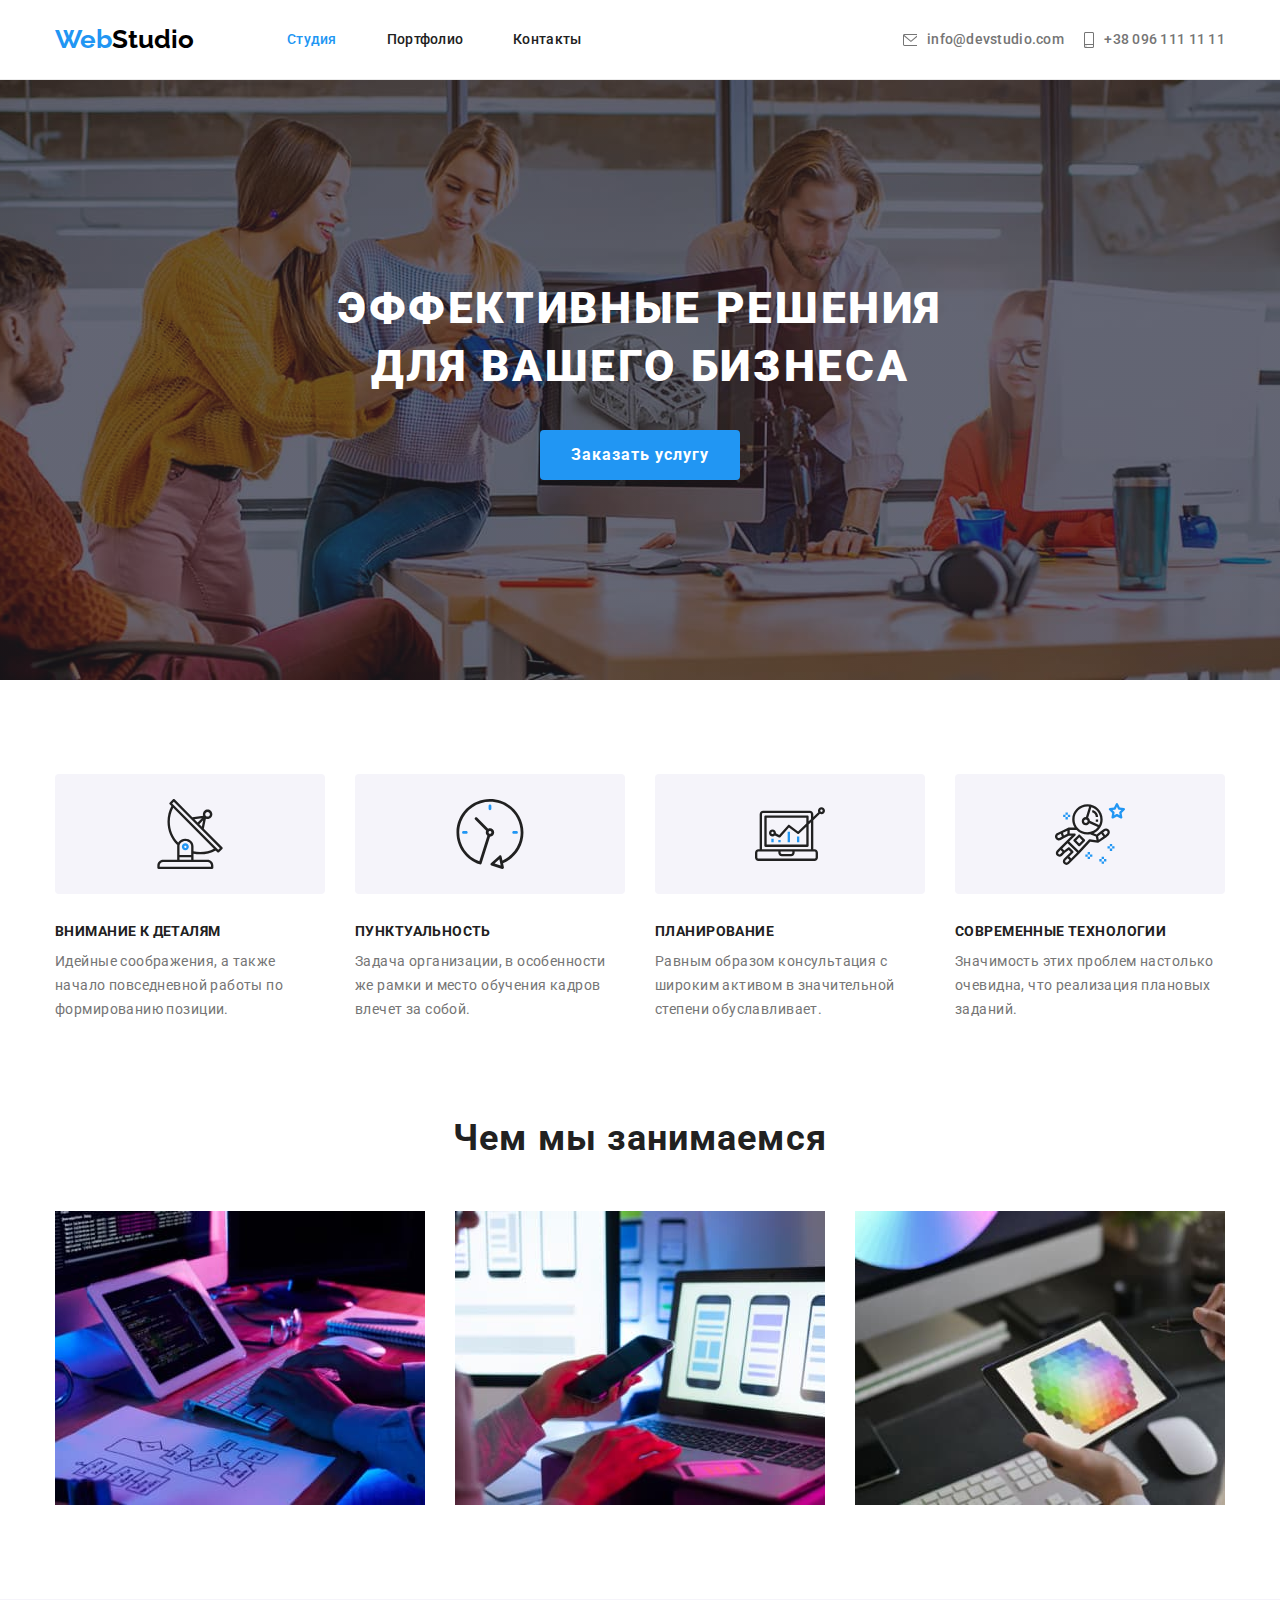
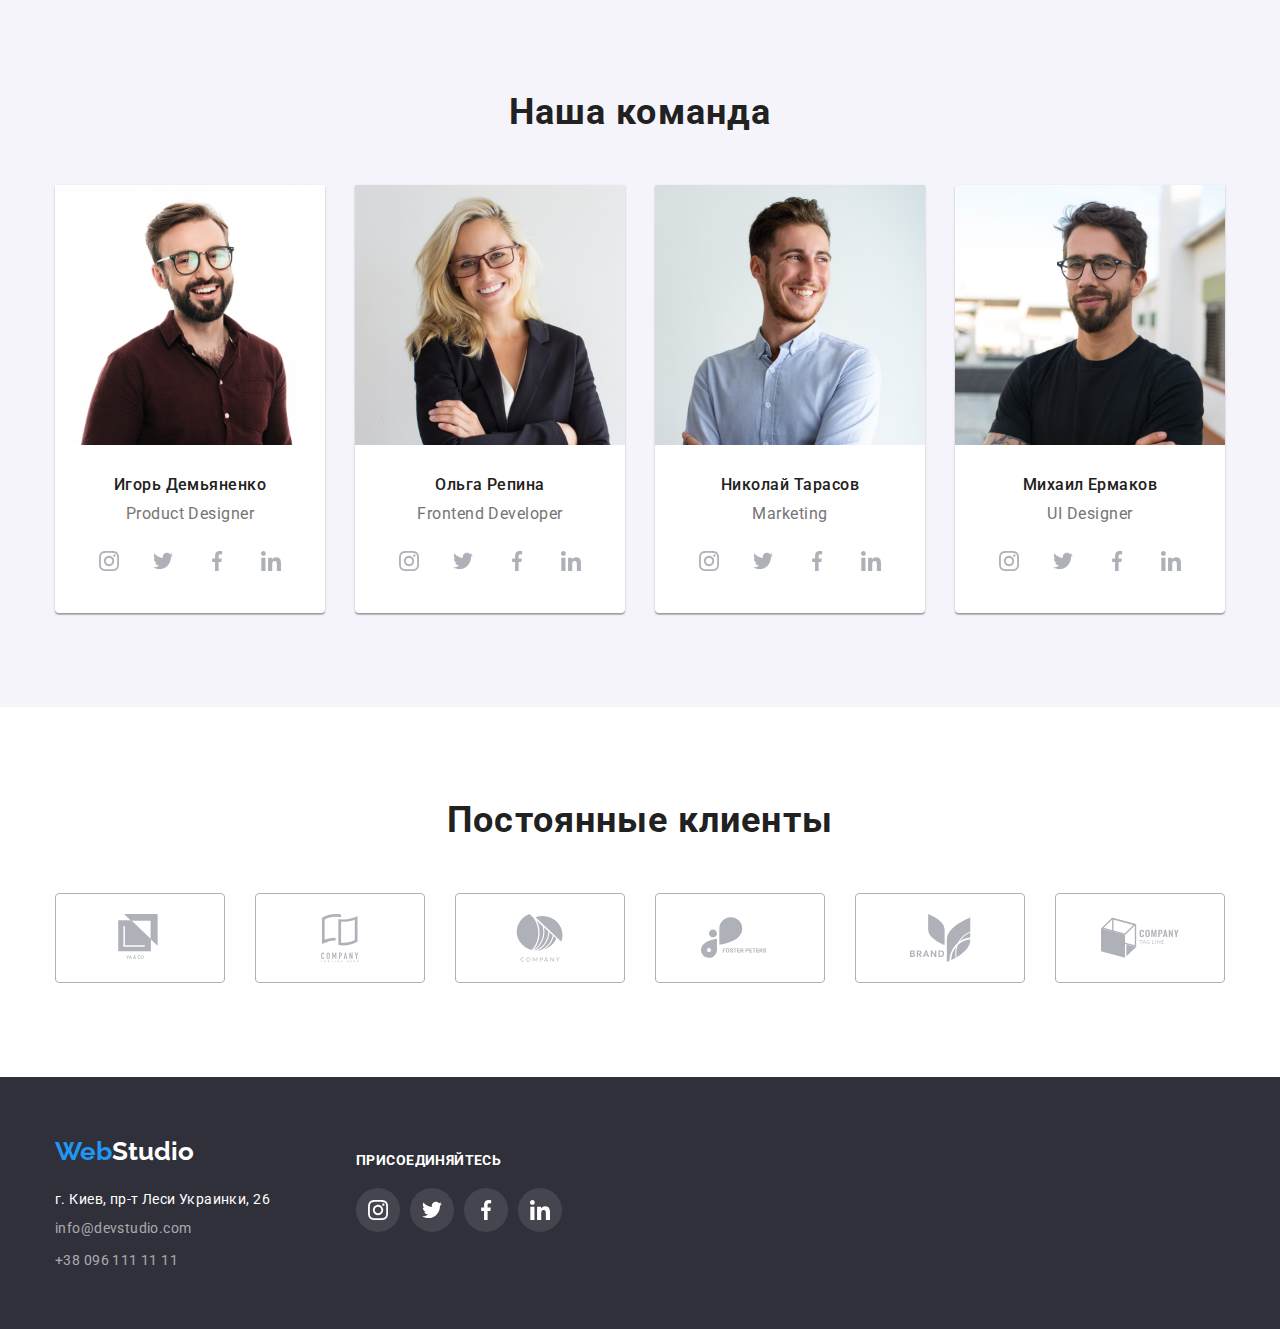
<file: index.html>
<!DOCTYPE html>
<html lang="ru">
<head>
  <meta charset="UTF-8">
  <meta name="viewport" content="width=device-width, initial-scale=1.0">
  <title>WebStudio</title>
  <link rel="stylesheet" href="https://cdnjs.cloudflare.com/ajax/libs/modern-normalize/1.0.0/modern-normalize.min.css ">
  <link rel="stylesheet" href="./css/styles.css">
  <link rel="preconnect" href="https://fonts.gstatic.com">
  <link href="https://fonts.googleapis.com/css2?family=Raleway:wght@400;700&family=Roboto:wght@400;500;700;900&display=swap"
    rel="stylesheet">
</head>
<body>
<header class="header">
  <div class="container">
    <a lang="en" href="./index.html" class="logo"><span class="logo-web">Web</span>Studio</a> 
     <nav>
      <ul class="site-nav">
        <li class="item"><a href="./index.html" class="link active">Студия</a></li> 
        <li class="item"><a href="./portfolio.html" class="link">Портфолио</a></li>
        <li class="item"><a href="./index.html" class="link">Контакты</a></li>
      </ul>
    </nav>
    <ul class="header-ul">
      <li class="header-li">
        <a href="mailto:info@devstudio.com" class="header-cont link-adres link "> 
        <svg class="header-svg-mail">
          <use href="./images/sprite.svg#icon-mail"></use>
        </svg>info@devstudio.com</a>
      </li>
      <li class="header-li">
        <a href="tel:+380961111111" class=" header-cont link-adres link">
        <svg class="header-svg-tel">
          <use href="./images/sprite.svg#icon-smartphone"></use>
        </svg>+38 096 111 11 11</a>
      </li> 
    </ul>
  </div>
</header>
<main>
  <!--Герой-->
  <section class="hero">
    <div class="container">
      <h1 class="hero-title">эффективные решения для вашего бизнеса</h1>
      <button type="button" class="button index active">Заказать услугу</button>
    </div>
  </section>
  <!--Особенности-->
  <section class="feature">
    <div class="container">
      <h2 class="visual-hidden">Особенности</h2>
      <ul class="feature-ul">
        <li class="feature-li">
          <svg class="feature-svg">
            <use href="./images/sprite.svg#icon-antenna"></use>
          </svg>
          <h3 class="feature-head">Внимание к деталям</h3>
          <p class="feature-text">Идейные соображения, а также начало повседневной работы по формированию позиции.</p>
        </li>
        <li class="feature-li">
          <svg class="feature-svg">
            <use href="./images/sprite.svg#icon-clock"></use>
          </svg>
          <h3 class="feature-head">Пунктуальность</h3>
          <p class="feature-text">Задача организации, в особенности же рамки и место обучения кадров влечет за собой.</p>
        </li>
        <li class="feature-li">
          <svg class="feature-svg">
            <use href="./images/sprite.svg#icon-diagram"></use>
          </svg>
          <h3 class="feature-head">Планирование</h3>
          <p class="feature-text">Равным образом консультация с широким активом в значительной степени обуславливает.</p>
        </li>
        <li class="feature-li">
          <svg class="feature-svg">
            <use href="./images/sprite.svg#icon-astronaut"></use>
          </svg>
          <h3 class="feature-head">Современные технологии</h3>
          <p class="feature-text">Значимость этих проблем настолько очевидна, что реализация плановых заданий.</p>
        </li>
      </ul>
    </div>
  </section>
  <!--Чем мы занимаемся-->
  <section class="images">
    <div class="container">
      <h2 class="images-title">Чем мы занимаемся</h2>
      <ul class="image-ul">
        <li class="images-li"><img class="img" src="./images/img1.jpg" alt="Технологии дизайна" width=370></li>
        <li class="images-li"><img class="img" src="./images/img2.jpg" alt="Технологии дизайна" width=370></li>
        <li class="images-li"><img class="img" src="./images/img3.jpg" alt="Технологии дизайна" width=370></li>
      </ul>
    </div>
  </section>
  <!--Наша команда-->
  <section class="team">
    <div class="container">
      <h2 class="team-title">Наша команда</h2>
      <ul class="team-ul">
        <li class="time-list">
          <img class="img" src="./images/tc1.jpg" alt="Портрет" width="270">
          <h3 class="head">Игорь Демьяненко</h3>
          <p class="text" lang="en">Product Designer</p>
          <div class="team-div">
            <a href="#" class="team-button">
              <svg class="team-svg">
                <use href="./images/sprite.svg#icon-instagram"></use>
              </svg>
            </a>
            <a href="#" class="team-button">
              <svg class="team-svg">
                <use href="./images/sprite.svg#icon-twitter"></use>
              </svg>
            </a>
            <a href="#" class="team-button">
              <svg class="team-svg">
                <use href="./images/sprite.svg#icon-facebook"></use>
              </svg>
            </a>
            <a href="#" class="team-button">
              <svg class="team-svg">
                <use href="./images/sprite.svg#icon-linkedin"></use>
              </svg>
            </a>
          </div>
        </li>
        <li class="time-list">
          <img class="img" src="./images/tc2.jpg" alt="Портрет" width="270">
          <h3 class="head">Ольга Репина</h3>
          <p class="text" lang="en">Frontend Developer</p>
          <div class="team-div">
            <a href="#" class="team-button">
              <svg class="team-svg">
                <use href="./images/sprite.svg#icon-instagram"></use>
              </svg>
            </a>
            <a href="#" class="team-button">
              <svg class="team-svg">
                <use href="./images/sprite.svg#icon-twitter"></use>
              </svg>
            </a>
            <a href="#" class="team-button">
              <svg class="team-svg">
                <use href="./images/sprite.svg#icon-facebook"></use>
              </svg>
            </a>
            <a href="#" class="team-button">
              <svg class="team-svg">
                <use href="./images/sprite.svg#icon-linkedin"></use>
              </svg>
            </a>
          </div>
        </li>
        <li class="time-list">
          <img class="img" src="./images/tc3.jpg" alt="Портрет" width="270">
          <h3 class="head">Николай Тарасов</h3>
          <p class="text" lang="en">Marketing</p>
          <div class="team-div">
            <a href="#" class="team-button">
              <svg class="team-svg">
                <use href="./images/sprite.svg#icon-instagram"></use>
              </svg>
            </a>
            <a href="#" class="team-button">
              <svg class="team-svg">
                <use href="./images/sprite.svg#icon-twitter"></use>
              </svg>
            </a>
            <a href="#" class="team-button">
              <svg class="team-svg">
                <use href="./images/sprite.svg#icon-facebook"></use>
              </svg>
            </a>
            <a href="#" class="team-button">
              <svg class="team-svg">
                <use href="./images/sprite.svg#icon-linkedin"></use>
              </svg>
            </a>
          </div>
        </li>
        <li class="time-list">
          <img class="img" src="./images/tc4.jpg" alt="Портрет" width="270">
          <h3 class="head">Михаил Ермаков</h3>
          <p class="text" lang="en">UI Designer</p>
          <div class="team-div">
            <a href="#" class="team-button">
              <svg class="team-svg">
                <use href="./images/sprite.svg#icon-instagram"></use>
              </svg>
            </a>
            <a href="#" class="team-button">
              <svg class="team-svg">
                <use href="./images/sprite.svg#icon-twitter"></use>
              </svg>
            </a>
            <a href="#" class="team-button">
              <svg class="team-svg">
                <use href="./images/sprite.svg#icon-facebook"></use>
              </svg>
            </a>
            <a href="#" class="team-button">
              <svg class="team-svg">
                <use href="./images/sprite.svg#icon-linkedin"></use>
              </svg>
            </a>
          </div>
        </li>
      </ul>
    </div>
  </section>
  <!-- Постоянные клиенты -->
  <section class="client">
      <div class="container">
        <h2 class="client-title">Постоянные клиенты</h2>
          <ul class="client-ul">
            <li class="client-li">
              <a href="#" class="client-button">
              <svg class="client-svg">
                <use href="./images/sprite.svg#icon-logo-1"></use>
              </svg>
              </a>
            </li>
            <li class="client-li">
              <a href="#" class="client-button">
                <svg class="client-svg">
                  <use href="./images/sprite.svg#icon-logo-2"></use>
                </svg>
              </a>
            </li>
            <li class="client-li">
              <a href="#" class="client-button">
                <svg class="client-svg">
                  <use href="./images/sprite.svg#icon-logo-3"></use>
                </svg>
              </a>
            </li>
            <li class="client-li">
              <a href="#" class="client-button">
                <svg class="client-svg">
                  <use href="./images/sprite.svg#icon-logo-4"></use>
                </svg>
              </a>
            </li>
            <li class="client-li">
              <a href="#" class="client-button">
                <svg class="client-svg">
                  <use href="./images/sprite.svg#icon-logo-5"></use>
                </svg>
              </a>
            </li>
            <li class="client-li">
              <a href="#" class="client-button">
                <svg class="client-svg">
                  <use href="./images/sprite.svg#icon-logo-6"></use>
                </svg>
              </a>
            </li>
          </ul>
      </div>
  </section>
</main>
<footer class="footer">
  <div class="container">
    <ul class="footer-ul">
      <li class="futer-adress-li">
        <a lang="en" href="./index.html" class="container-logo "><span class="logo-web">Web</span>Studio</a>
        <div class="footer-div">
          <adress class="foot-adress adress-item">г. Киев, пр-т Леси Украинки, 26</adress>
          <a class="foot-link adress-item" href="mailto:info@devstudio.com">info@devstudio.com</a>
          <a class="foot-link adress-item" href="tel:+380961111111">+38 096 111 11 11</a>
        </div>
      </li>
      <li class="footer-li">
        <h4 class="footer-h">присоединяйтесь</h4>
        <a href="#" class="footer-button">
          <svg class="footer-svg">
            <use href="./images/sprite.svg#icon-instagram"></use>
          </svg>
        </a>
        <a href="#" class="footer-button">
          <svg class="footer-svg">
            <use href="./images/sprite.svg#icon-twitter"></use>
          </svg>
        </a>
        <a href="#" class="footer-button">
          <svg class="footer-svg">
            <use href="./images/sprite.svg#icon-facebook"></use>
          </svg>
        </a>
        <a href="#" class="footer-button">
          <svg class="footer-svg">
            <use href="./images/sprite.svg#icon-linkedin"></use>
          </svg>
        </a>
      </li>
    </ul>
  </div>
</footer>
</body>
</html>
</file>
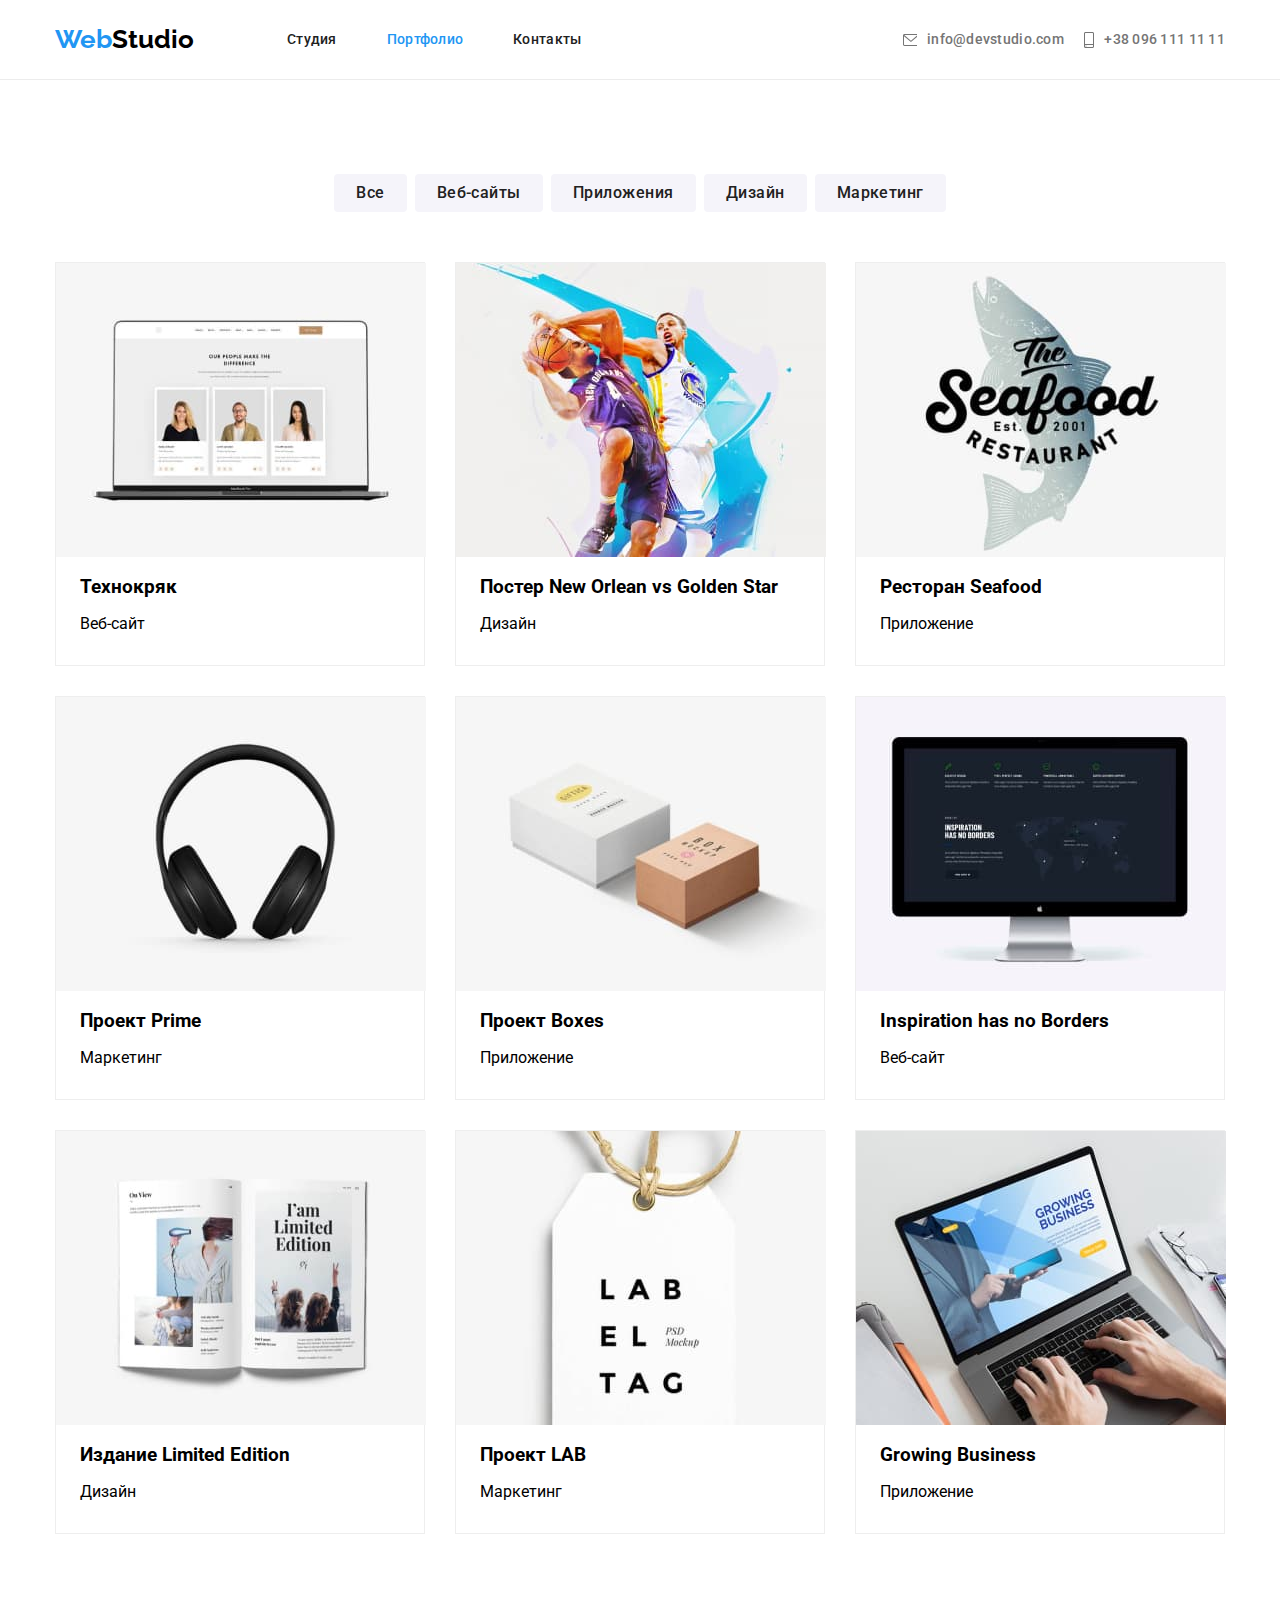
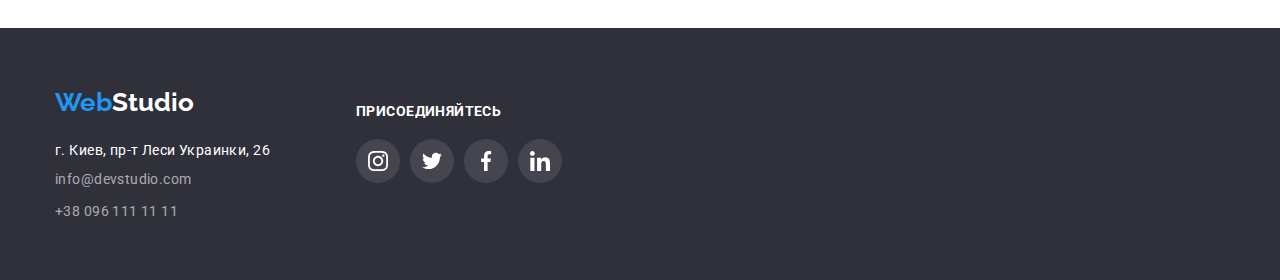
<file: portfolio.html>
<!DOCTYPE html>
<html lang="en">
<head>
  <meta charset="UTF-8">
  <meta name="viewport" content="width=device-width, initial-scale=1.0">
  <title>WebStudio</title>
  <link rel="stylesheet" href="https://cdnjs.cloudflare.com/ajax/libs/modern-normalize/1.0.0/modern-normalize.min.css ">
  <link rel="stylesheet" href="./css/styles.css">
  <link rel="preconnect" href="https://fonts.gstatic.com">
  <link href="https://fonts.googleapis.com/css2?family=Raleway:wght@400;700&family=Roboto:wght@400;500;700;900&display=swap"
    rel="stylesheet">
</head>
<body>
<header class="header">
  <div class="container">
    <a lang="en" href="./index.html" class="logo"><span class="logo-web">Web</span>Studio</a>
    <nav>
      <ul class="site-nav">
        <li class="item"><a href="./index.html" class="link ">Студия</a></li>
        <li class="item"><a href="./portfolio.html" class="link active">Портфолио</a></li>
        <li class="item"><a href="./index.html" class="link">Контакты</a></li>
      </ul>
    </nav>
    <ul class="header-ul">
      <li class="header-li">
        <a href="mailto:info@devstudio.com" class="header-cont link-adres link ">
          <svg class="header-svg-mail">
            <use href="./images/sprite.svg#icon-mail"></use>
          </svg>info@devstudio.com</a>
      </li>
      <li class="header-li">
        <a href="tel:+380961111111" class=" header-cont link-adres link">
          <svg class="header-svg-tel">
            <use href="./images/sprite.svg#icon-smartphone"></use>
          </svg>+38 096 111 11 11</a>
      </li>
    </ul>
  </div>
</header>
<main>
  <section class="product">
    <div class="container">
      <h2 class="visual-hidden">Фильтр</h2>
      <ul class="container-ul">
        <li class="container-li">
          <button type="button" class="button portfolio secondary primari">Все</button>
        </li>
        <li class="container-li">
          <button type="button" class="button portfolio secondary primari">Веб-сайты</button>
        </li>
        <li class="container-li">
          <button type="button" class="button portfolio secondary primari">Приложения</button>
        </li>
        <li class="container-li">
          <button type="button" class="button portfolio secondary primari">Дизайн</button>
        </li>
        <li class="container-li">
          <button type="button" class="button portfolio secondary primari">Маркетинг</button>
        </li>
      </ul>
    </div>
    <div class="container">
      <h2 class="visual-hidden">Проекты</h2>
        <ul class="progect">
          <li tabindex="0" class="progect-li" >
            <img class="img" src="./images/project1.jpg" alt="Фото проекта веб-сайта" width="370">
            <div class="product-div">
              <h3 class="product-h">Технокряк</h3>
              <p class="product-p">Веб-сайт</p>
            </div>
          </li>
          <li tabindex="0" class="progect-li" >
            <img class="img" src="./images/project2.jpg" alt="Фото проекта дизайна" width="370">
            <div class="product-div">
              <h3 class="product-h">Постер New Orlean vs Golden Star</h3>
              <p class="product-p">Дизайн</p>
            </div>
          </li>
          <li tabindex="0" class="progect-li" >
            <img class="img" src="./images/project3.jpg" alt="Фото проекта приложения" width="370">
           <div class="product-div">
              <h3 class="product-h">Ресторан Seafood</h3>
              <p class="product-p">Приложение</p>
           </div>
          </li>
          <li tabindex="0" class="progect-li" >
            <img class="img" src="./images/project4.jpg" alt="Фото проекта маркетинга" width="370">
            <div class="product-div">
              <h3 class="product-h">Проект Prime</h3>
              <p class="product-p">Маркетинг</p>
            </div>
          </li>
          <li tabindex="0" class="progect-li" >
            <img class="img" src="./images/project5.jpg" alt="Фото проекта приложения" width="370">
            <div class="product-div">
              <h3 class="product-h">Проект Boxes</h3>
              <p class="product-p">Приложение</p>
            </div>
          </li>
          <li tabindex="0" class="progect-li" >
            <img class="img" src="./images/project6.jpg" alt="Фото проекта веб-сайта" width="370">
            <div class="product-div">
              <h3 class="product-h">Inspiration has no Borders</h3>
              <p class="product-p">Веб-сайт</p>
            </div>
          </li>
          <li tabindex="0" class="progect-li" >
            <img class="img" src="./images/project7.jpg" alt="Фото проекта дизайна" width="370">
            <div class="product-div">
              <h3 class="product-h">Издание Limited Edition</h3>
              <p class="product-p">Дизайн</p>
            </div>
          </li>
          <li tabindex="0" class="progect-li" >
            <img class="img" src="./images/project8.jpg" alt="Фото проекта маркетинга" width="370">
            <div class="product-div">
              <h3 class="product-h">Проект LAB</h3>
              <p class="product-p">Маркетинг</p>
            </div>
          </li>
          <li tabindex="0" class="progect-li" >
            <img class="img" src="./images/project9.jpg" alt="Фото проекта приложения" width="370">
            <div class="product-div">
              <h3 class="product-h">Growing Business</h3>
              <p class="product-p">Приложение</p>
            </div>
          </li>   
        </ul>
    </div>
  </section>
</main>
<footer class="footer">
  <div class="container">
    <ul class="footer-ul">
      <li class="futer-adress-li">
        <a lang="en" href="./index.html" class="container-logo "><span class="logo-web">Web</span>Studio</a>
        <div class="footer-div">
          <adress class="foot-adress adress-item">г. Киев, пр-т Леси Украинки, 26</adress>
          <a class="foot-link adress-item" href="mailto:info@devstudio.com">info@devstudio.com</a>
          <a class="foot-link adress-item" href="tel:+380961111111">+38 096 111 11 11</a>
        </div>
      </li>
      <li class="footer-li">
        <h4 class="footer-h">присоединяйтесь</h4>
        <a href="#" class="footer-button">
          <svg class="footer-svg">
            <use href="./images/sprite.svg#icon-instagram"></use>
          </svg>
        </a>
        <a href="#" class="footer-button">
          <svg class="footer-svg">
            <use href="./images/sprite.svg#icon-twitter"></use>
          </svg>
        </a>
        <a href="#" class="footer-button">
          <svg class="footer-svg">
            <use href="./images/sprite.svg#icon-facebook"></use>
          </svg>
        </a>
        <a href="#" class="footer-button">
          <svg class="footer-svg">
            <use href="./images/sprite.svg#icon-linkedin"></use>
          </svg>
        </a>
      </li>
    </ul>
  </div>
</footer>
</body>
</html>
</file>
<file: css/styles.css>
:root {
  --primeri-text-color: #757575;
  --title-text-color: #212121;
  --accent-color: #2196f3;
  --white-color: #ffffff;
  --dark-color: #000000;
  --batton-background-color: #f5f4fa;
  --social-link-button: #afb1b8;
}
body {
  font-family: roboto;
  font-style: normal;
  font-weight: normal;
  background: var(--white-color);
  color: var(--dark-color);
}
ul,
h1,
h2,
h3,
h4,
p,
a {
  margin: 0;
  padding: 0;
  list-style: none;
  text-decoration: none;
}
.visual-hidden {
  position: absolute;
  clip: rect(0 0 0 0);
  width: 1px;
  height: 1px;
  margin: -1px;
}
.container {
  width: 1200px;
  margin: 0 auto;
  padding: 0 15px;
}

/* Шапка */

.header {
  border-bottom: 1px solid #ececec;
}
.header > .container {
  display: flex;
  align-items: center;
}
.logo {
  margin-right: 93px;
  font-family: Raleway;
  font-weight: bold;
  font-size: 26px;
  line-height: 1.1;
  color: var(--dark-color);
}
.logo-web {
  color: var(--accent-color);
}

/* Навигация */

.site-nav {
  display: flex;
}
.site-nav > .item:not(:last-child) {
  margin-right: 50px;
}
.link {
  display: flex;
  align-items: center;
  padding: 32px 0;
  font-weight: 500;
  font-size: 14px;
  line-height: 1.1;
  letter-spacing: 0.02em;
  color: var(--title-text-color);
}
.link-adres {
  color: var(--primeri-text-color);
}
.header .link:focus,
.header .link:hover {
  color: var(--accent-color);
}
.site-nav .active {
  color: var(--accent-color);
}
.header-ul {
  display: flex;
  margin-left: auto;
}
.header-cont {
  display: flex;
  width: 161px;
  height: 16px;
}
.header-svg-mail {
  width: 16px;
  height: 12px;
  margin-right: 10px;
  margin-left: auto;
  fill: currentColor;
  cursor: pointer;
}
.header-svg-tel {
  width: 10px;
  height: 16px;
  margin-right: 10px;
  margin-left: auto;
  fill: currentColor;
  cursor: pointer;
}

/* Герой */

.hero {
  text-align: center;
  padding-top: 200px;
  padding-bottom: 200px;
  background-size: 1600px 600px;
  background-repeat: no-repeat;
  background-position: center;
  background-image: linear-gradient(
      to right,
      rgba(47, 48, 58, 0.4),
      rgba(47, 48, 58, 0.4)
    ),
    url(../images/hover.jpg);
}
.hero-title {
  margin: auto;
  margin-bottom: 30px;
  width: 696px;
  height: 120px;

  text-transform: uppercase;
  font-weight: 900;
  font-size: 44px;
  line-height: 1.3;
  text-align: center;
  letter-spacing: 0.06em;
  color: var(--white-color);
}

/* button */

.button.index {
  padding: 0;
  width: 200px;
  height: 50px;
  left: 700px;
  top: 430px;
  font-weight: bold;
  font-size: 16px;
  line-height: 1.8;
  letter-spacing: 0.06em;
  background-color: var(--accent-color);
  color: var(--white-color);
  border-radius: 4px;
  border: 0;
  cursor: pointer;
}
.button.portfolio {
  padding: 6px 22px;
  font-weight: 500;
  font-size: 16px;
  line-height: 1.6;
  text-align: center;
  letter-spacing: 0.03em;
  color: var(--title-text-color);
  background-color: var(--batton-background-color);
  border-radius: 4px;
  border: 0;
  cursor: pointer;
}
.button.primari:hover,
.button.primari:focus {
  color: var(--white-color);
  background-color: var(--accent-color);
  border-radius: 4px;
}

/* Особенности */

.feature {
  padding-bottom: 94px;
  padding-top: 94px;
}
.feature-ul {
  display: flex;
}
.feature-li:not(:last-child) {
  margin-right: 30px;
}
.feature-head {
  display: block;
  height: 16px;
  margin-bottom: 10px;
  font-weight: bold;
  font-size: 14px;
  line-height: 1.1;
  letter-spacing: 0.03em;
  text-transform: uppercase;
  color: var(--title-text-color);
}
.feature-text {
  display: block;
  height: 75px;
  font-size: 14px;
  line-height: 1.7;
  letter-spacing: 0.03em;
  color: var(--primeri-text-color);
}
.feature-svg {
  display: block;
  width: 270px;
  height: 120px;
  padding: 25px 100px;
  margin-bottom: 30px;
  border-radius: 4px;
  background: var(--batton-background-color);
}

/* Чем мы занимаемся */

.images {
  padding-bottom: 94px;
}
.image-ul {
  display: flex;
  flex-wrap: wrap;
  justify-content: space-between;
}
.image-ul > .images-li:not(:last-child) {
  margin-right: 30px;
}
.image-ul > .images-li:nth-child(3n) {
  margin-right: 0;
}
.client-title,
.images-title,
.team-title {
  margin-bottom: 50px;
  height: 42px;
  font-weight: bold;
  font-size: 36px;
  line-height: 1.1;
  text-align: center;
  letter-spacing: 0.03em;
  color: var(--title-text-color);
}
.img {
  display: block;
}

/* Наша команда */

.team {
  padding-top: 94px;
  padding-bottom: 94px;
  background-size: 1600px 708px;
  background-repeat: no-repeat;
  background-position: center;
  background-image: linear-gradient(
    to right,
    var(--batton-background-color),
    var(--batton-background-color)
  );
}
.team-ul {
  display: flex;
  flex-wrap: wrap;
  justify-content: space-between;
}
.team-ul > .time-list:not(:last-child) {
  margin-right: 30px;
}
.team-ul > .time-list:nth-child(4n) {
  margin-right: 0;
}
.time-list {
  height: 428px;
  text-align: center;
  background-color: #ffffff;
  border-radius: 0px 0px 4px 4px;
  box-shadow: 0px 1px 3px rgba(0, 0, 0, 0.12), 0px 1px 1px rgba(0, 0, 0, 0.14),
    0px 2px 1px rgba(0, 0, 0, 0.2);
}
.head {
  display: block;
  margin-top: 30px;
  margin-bottom: 10px;
}
.team .head {
  font-weight: 500;
  font-size: 16px;
  line-height: 1.2;
  letter-spacing: 0.03em;
  color: var(--title-text-color);
}
.team .text {
  font-size: 16px;
  line-height: 1.18;
  letter-spacing: 0.03em;
  color: var(--primeri-text-color);
}
.team-div {
  display: flex;
  flex-direction: row;
  justify-content: center;
  padding-top: 16px;
}

.team-button {
  display: flex;
  padding: 0;
  border: none;
  width: 44px;
  height: 44px;
  padding: 12px;
  cursor: pointer;
  border-radius: 50%;
  fill: var(--social-link-button);
  background-color: transparent;
}
.team-button:not(:last-child) {
  margin-right: 10px;
}
.team-button:hover,
.team-button:focus {
  fill: var(--white-color);
  background-color: var(--accent-color);
}

/* Фильтра */

.container-ul {
  display: flex;
  flex-wrap: wrap;
  justify-content: center;
  padding-bottom: 50px;
}
.container-ul > .container-li:not(:last-child) {
  margin-right: 8px;
}
.container-ul > .container-li:nth-child(5n) {
  margin-right: 0;
}

/* Проекты */

.product {
  padding-top: 94px;
  padding-bottom: 94px;
}
.progect {
  display: flex;
  flex-wrap: wrap;
}
.progect-li {
  margin-right: 30px;
  margin-bottom: 30px;
  flex-basis: calc(100% / 3 - 60px);
  box-sizing: border-box;
  width: 370px;
  height: 404px;
  left: 215px;
  top: 330px;
  background: #ffffff;
  border: 1px solid #eeeeee;
}
.progect-li:nth-child(3n) {
  margin-right: 0;
}
.progect-li:nth-last-child(-n + 3) {
  margin-bottom: 0;
}
.progect-li:hover,
.progect-li:focus {
  border: 1px solid #eeeeee;

  box-shadow: 0px 1px 1px rgba(0, 0, 0, 0.12), 0px 4px 4px rgba(0, 0, 0, 0.06),
    1px 4px 6px rgba(0, 0, 0, 0.16);
}
.progect .head {
  font-weight: bold;
  font-size: 18px;
  line-height: 2;
  letter-spacing: 0.06em;
  color: var(--title-text-color);
}
.progect .text {
  font-size: 16px;
  line-height: 1.8;
  letter-spacing: 0.03em;
  color: var(--primeri-text-color);
}
.product-div {
  padding-top: 20px;
  padding-left: 24px;
  padding-right: 24px;
  padding-bottom: 20px;
}
.product-h {
  width: 322px;
  height: 38px;
}
.product-p {
  width: 322px;
  height: 32px;
}

/* Постоянные клиенты  */

.client {
  padding-top: 94px;
  padding-bottom: 94px;
}
.client-title {
  margin-bottom: 50px;
}
.client-ul {
  display: flex;
  flex-direction: row;
}
.client-li:not(:last-child) {
  margin-right: 30px;
}
.client-button {
  display: flex;
  width: 170px;
  height: 90px;
  padding: 20px 45px;
  color: #afb1b8;
  background-color: transparent;
  border: 1px solid #afb1b8;
  border-radius: 4px;
  cursor: pointer;
}
.client-button:hover,
.client-button:focus {
  color: var(--accent-color);
  border-color: var(--accent-color);
}
.client-svg {
  fill: currentColor;
}

/* FOOOTER */

.footer {
  padding-top: 60px;
  padding-bottom: 60px;
  background-size: 1600px;
  background-repeat: no-repeat;
  background-position: center;
  background-image: linear-gradient(to right, #2f303a, #2f303a);
}
.container-logo {
  display: block;
  width: 145px;
  height: 31px;
  margin-bottom: 20px;
  font-family: Raleway;
  font-weight: bold;
  font-size: 26px;
  line-height: 1.1;
  color: var(--white-color);
}
.footer-div {
  width: 231px;
  height: 81px;
}
.adress-item {
  display: block;
  min-height: 23px;
}
.adress-item:not(:last-child) {
  margin-bottom: 9px;
}
.foot-link {
  font-weight: normal;
  font-style: normal;
  font-size: 14px;
  line-height: 1.1;
  letter-spacing: 0.03em;
  color: rgba(255, 255, 255, 0.6);
}
.footer .foot-link:hover,
.footer .foot-link:focus {
  color: var(--accent-color);
}
.foot-adress {
  font-size: 14px;
  line-height: 1.7;
  letter-spacing: 0.03em;
  color: var(--white-color);
}
.footer-h {
  padding-right: 40px;
  padding-bottom: 20px;
  font-style: normal;
  font-weight: bold;
  font-size: 14px;
  line-height: 16px;
  letter-spacing: 0.03em;
  text-transform: uppercase;
  color: #ffffff;
}
.footer-div {
  width: 231px;
  height: 81px;
}
.footer-ul {
  display: flex;
}
.footer-li {
  display: flex;
  flex-direction: row;
  flex-wrap: wrap;
  width: 206px;
  height: 80px;
  margin-top: 15px;
}
.futer-adress-li {
  margin-right: 70px;
}
.footer-button {
  display: flex;
  padding: 0;
  border: none;
  width: 44px;
  height: 44px;
  padding: 12px;
  cursor: pointer;
  border-radius: 50%;
  fill: var(--white-color);
  background-color: rgba(255, 255, 255, 0.1);
}
.footer-button:not(:last-child) {
  margin-right: 10px;
}
.footer-button:hover,
.footer-button:focus {
  background-color: var(--accent-color);
}
</file>
